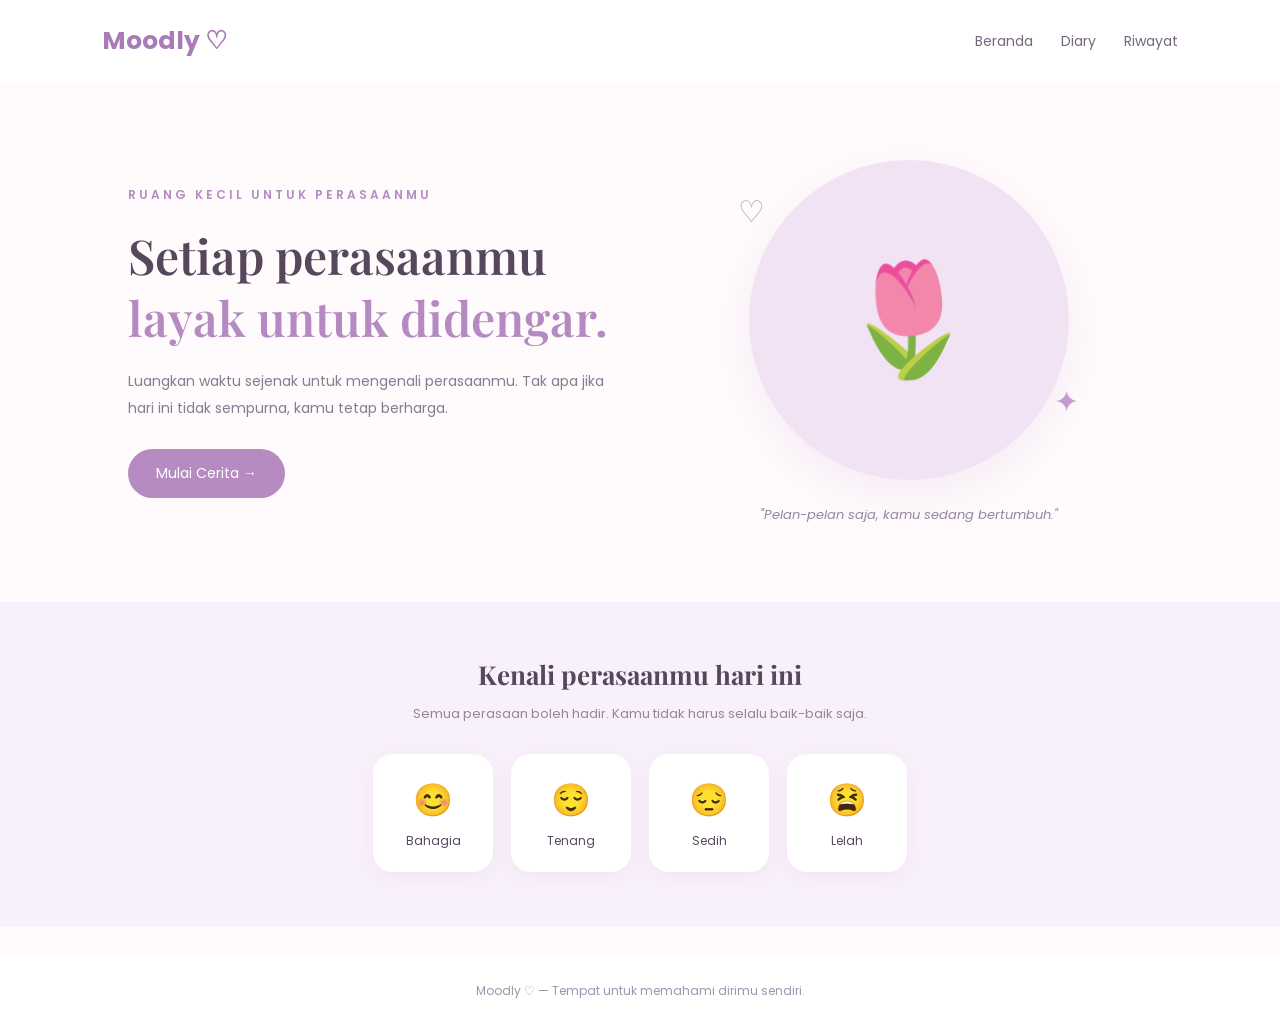
<file: index.html>
<!DOCTYPE html>
<html lang="id">
<head>
    <meta charset="UTF-8">
    <meta name="viewport" content="width=device-width, initial-scale=1.0">
    <title>Moodly - Catatan Perasaan</title>
    <link rel="stylesheet" href="style.css">
</head>
<body>

<nav class="navbar">
    <a href="index.html" class="logo">Moodly ♡</a>
    <div class="nav-links">
        <a href="index.html">Beranda</a>
        <a href="diary.html">Diary</a>
        <a href="history.html">Riwayat</a>
    </div>
</nav>

<section class="hero">
    <div class="hero-text">
        <p class="tagline">RUANG KECIL UNTUK PERASAANMU</p>
        <h1>Setiap perasaanmu<br>
        <span>layak untuk didengar.</span></h1>

        <p>Luangkan waktu sejenak untuk mengenali perasaanmu.
        Tak apa jika hari ini tidak sempurna, kamu tetap berharga.</p>

        <a href="diary.html" class="btn">Mulai Cerita →</a>
    </div>

    <div class="hero-image">
        <div class="decor decor1">♡</div>
        <div class="decor decor2">✦</div>
        <div class="hero-circle">
            <span>🌷</span>
        </div>
        <p class="quote">"Pelan-pelan saja, kamu sedang bertumbuh."</p>
    </div>
</section>

<section class="welcome">
    <h2>Kenali perasaanmu hari ini</h2>
    <p>Semua perasaan boleh hadir. Kamu tidak harus selalu baik-baik saja.</p>

    <div class="welcome-cards">
        <div class="welcome-card">😊<p>Bahagia</p></div>
        <div class="welcome-card">😌<p>Tenang</p></div>
        <div class="welcome-card">😔<p>Sedih</p></div>
        <div class="welcome-card">😫<p>Lelah</p></div>
    </div>
</section>

<footer>
    <p>Moodly ♡ — Tempat untuk memahami dirimu sendiri.</p>
</footer>

</body>
</html>
</file>
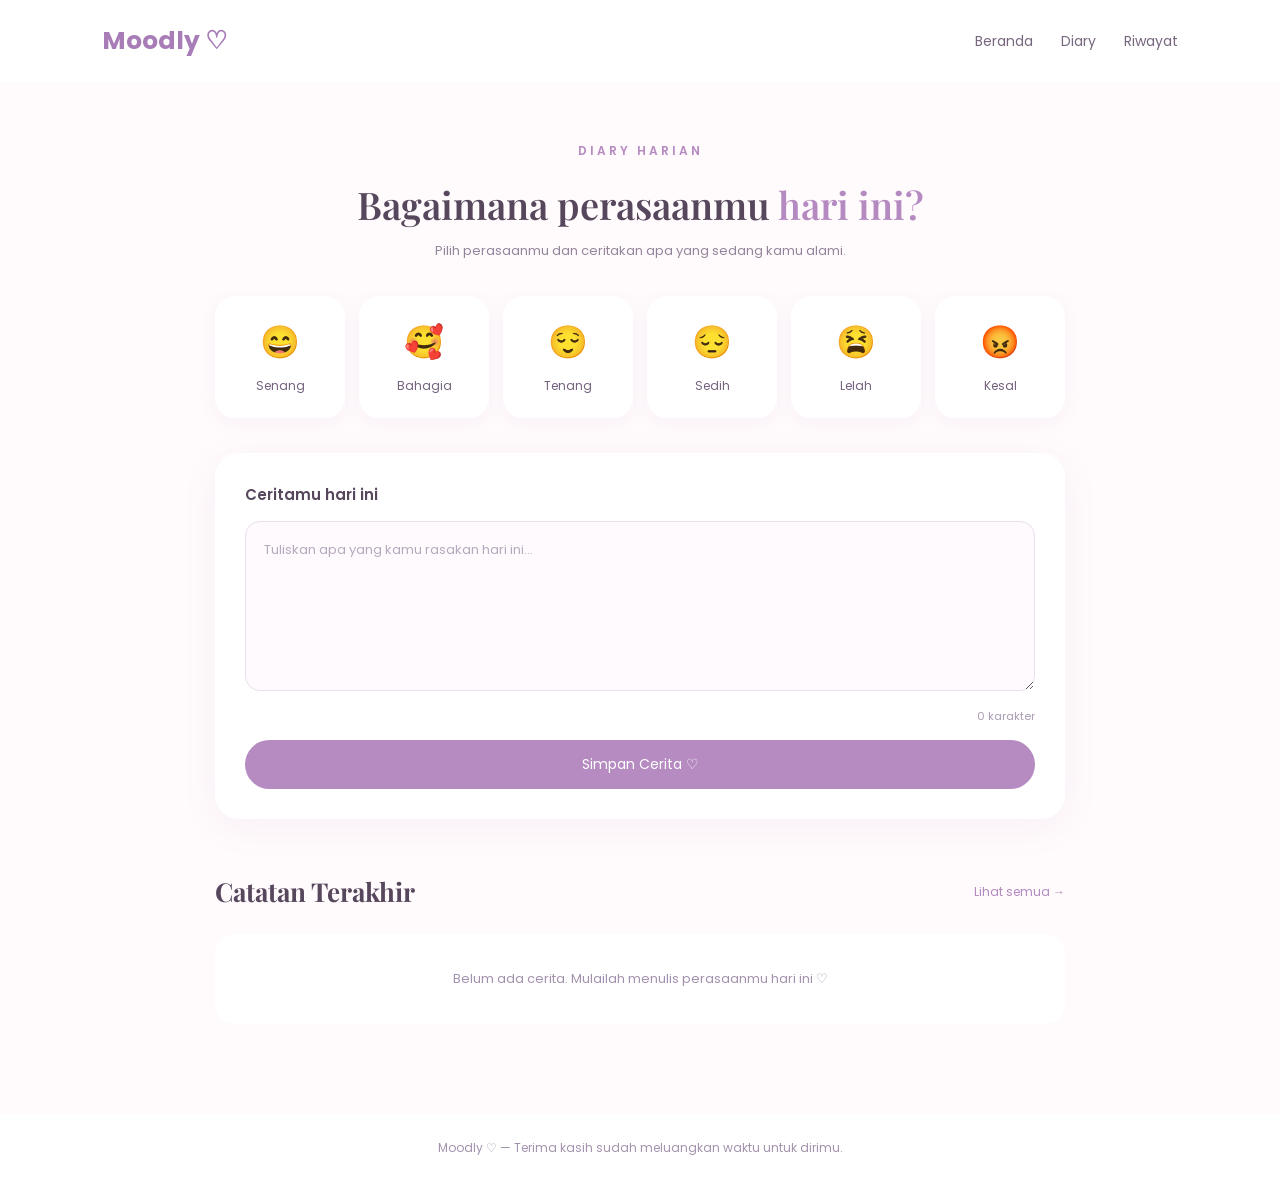
<file: diary.html>
<!DOCTYPE html>
<html lang="id">
<head>
    <meta charset="UTF-8">
    <meta name="viewport" content="width=device-width, initial-scale=1.0">
    <title>Diary - Moodly</title>
    <link rel="stylesheet" href="style.css">
</head>
<body>

<nav class="navbar">
    <a href="index.html" class="logo">Moodly ♡</a>
    <div class="nav-links">
        <a href="index.html">Beranda</a>
        <a href="diary.html">Diary</a>
        <a href="history.html">Riwayat</a>
    </div>
</nav>

<main class="diary-container">

    <div class="diary-header">
        <p class="tagline">DIARY HARIAN</p>
        <h1>Bagaimana perasaanmu <span>hari ini?</span></h1>
        <p>Pilih perasaanmu dan ceritakan apa yang sedang kamu alami.</p>
    </div>

    <div class="mood-grid">

        <button class="mood-button" type="button" data-mood="Senang" data-emoji="😄">
            <span>😄</span><small>Senang</small>
        </button>

        <button class="mood-button" type="button" data-mood="Bahagia" data-emoji="🥰">
            <span>🥰</span><small>Bahagia</small>
        </button>

        <button class="mood-button" type="button" data-mood="Tenang" data-emoji="😌">
            <span>😌</span><small>Tenang</small>
        </button>

        <button class="mood-button" type="button" data-mood="Sedih" data-emoji="😔">
            <span>😔</span><small>Sedih</small>
        </button>

        <button class="mood-button" type="button" data-mood="Lelah" data-emoji="😫">
            <span>😫</span><small>Lelah</small>
        </button>

        <button class="mood-button" type="button" data-mood="Kesal" data-emoji="😡">
            <span>😡</span><small>Kesal</small>
        </button>

    </div>

    <div class="diary-box">
        <label for="ceritaMood">Ceritamu hari ini</label>

        <textarea id="ceritaMood"
            placeholder="Tuliskan apa yang kamu rasakan hari ini..."></textarea>

        <div class="char-count">
            <span id="jumlahKarakter">0</span> karakter
        </div>

        <p id="pesan" class="pesan"></p>

        <button id="tombolSimpan" type="button" class="btn btn-full">
            Simpan Cerita ♡
        </button>
    </div>

    <section class="recent-section">
        <div class="section-heading">
            <h2>Catatan Terakhir</h2>
            <a href="history.html">Lihat semua →</a>
        </div>

        <div id="catatanTerbaru"></div>
    </section>

</main>

<footer>
    <p>Moodly ♡ — Terima kasih sudah meluangkan waktu untuk dirimu.</p>
</footer>

<script src="script.js"></script>
</body>
</html>
</file>
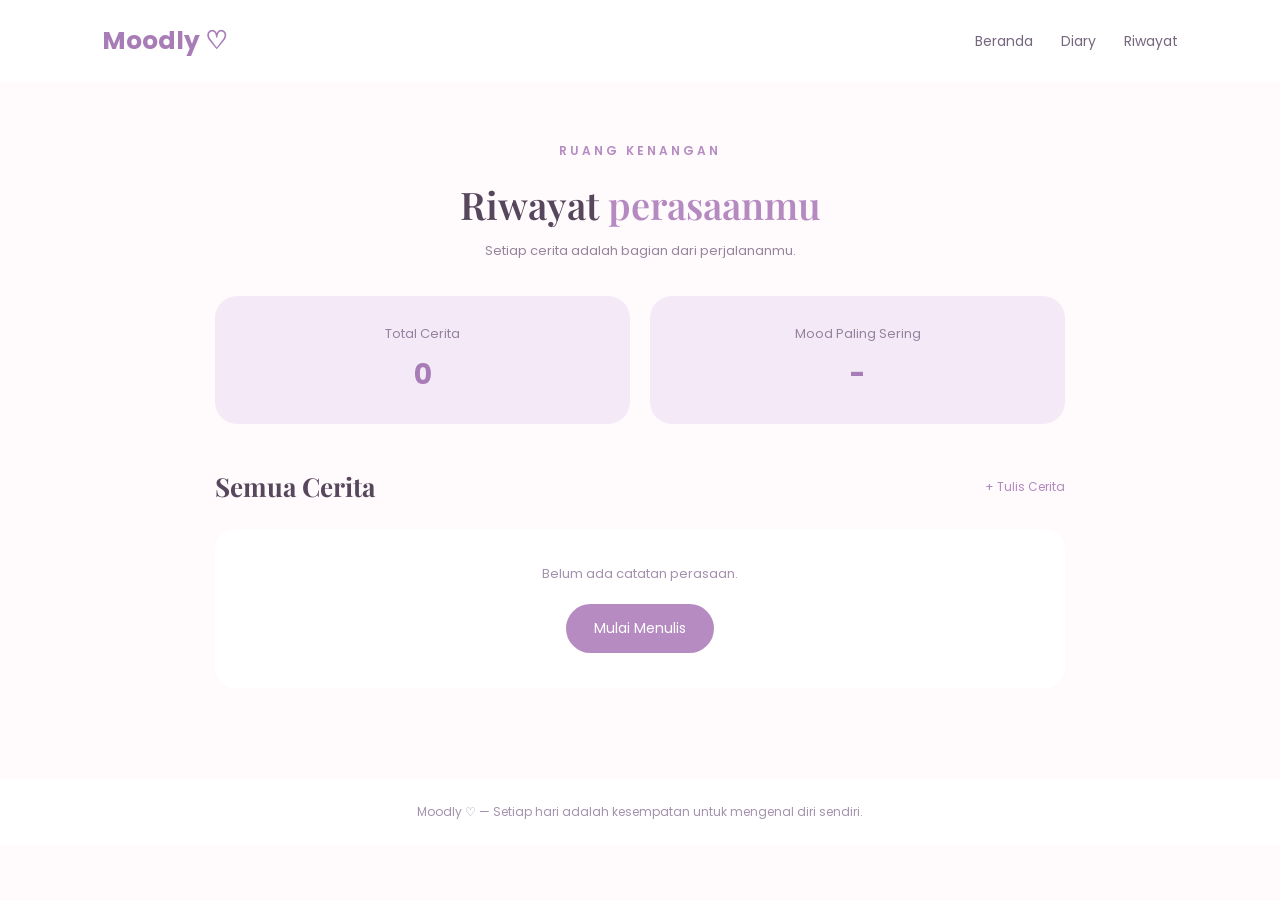
<file: history.html>
<!DOCTYPE html>
<html lang="id">
<head>
    <meta charset="UTF-8">
    <meta name="viewport" content="width=device-width, initial-scale=1.0">
    <title>Riwayat - Moodly</title>
    <link rel="stylesheet" href="style.css">
</head>
<body>

<nav class="navbar">
    <a href="index.html" class="logo">Moodly ♡</a>
    <div class="nav-links">
        <a href="index.html">Beranda</a>
        <a href="diary.html">Diary</a>
        <a href="history.html">Riwayat</a>
    </div>
</nav>

<main class="history-container">

    <div class="history-header">
        <p class="tagline">RUANG KENANGAN</p>
        <h1>Riwayat <span>perasaanmu</span></h1>
        <p>Setiap cerita adalah bagian dari perjalananmu.</p>
    </div>

    <div id="pesanBerhasil" class="success-message" hidden>
        ♡ Ceritamu berhasil disimpan! Terima kasih sudah berbagi.
    </div>

    <div class="stats-grid">
        <div class="stat-card">
            <p>Total Cerita</p>
            <h2 id="totalCatatan">0</h2>
        </div>

        <div class="stat-card">
            <p>Mood Paling Sering</p>
            <h2 id="moodTerbanyak">-</h2>
        </div>
    </div>

    <div class="section-heading">
        <h2>Semua Cerita</h2>
        <a href="diary.html">+ Tulis Cerita</a>
    </div>

    <div id="semuaCatatan"></div>

</main>

<footer>
    <p>Moodly ♡ — Setiap hari adalah kesempatan untuk mengenal diri sendiri.</p>
</footer>

<script src="script.js"></script>
</body>
</html>
</file>
<file: style.css>
@import url('https://fonts.googleapis.com/css2?family=Poppins:wght@400;500;600;700&family=Playfair+Display:wght@500;600;700&display=swap');

* {
    margin: 0;
    padding: 0;
    box-sizing: border-box;
}

body {
    font-family: 'Poppins', sans-serif;
    background: #fffafc;
    color: #57475d;
}

a {
    text-decoration: none;
    color: inherit;
}

button {
    font-family: inherit;
    cursor: pointer;
}

/* NAVBAR */

.navbar {
    width: 100%;
    padding: 22px 8%;
    display: flex;
    justify-content: space-between;
    align-items: center;
    background: #fff;
}

.logo {
    font-size: 25px;
    font-weight: 700;
    color: #a77cb7;
}

.nav-links {
    display: flex;
    gap: 28px;
}

.nav-links a {
    font-size: 14px;
    color: #76677e;
    transition: 0.2s;
}

.nav-links a:hover {
    color: #b183c2;
}

/* HALAMAN BERANDA */

.hero {
    min-height: 520px;
    padding: 70px 10%;
    display: flex;
    align-items: center;
    justify-content: space-between;
    gap: 50px;
}

.hero-text {
    flex: 1;
    max-width: 560px;
}

.tagline {
    color: #b58bc1;
    font-size: 12px;
    letter-spacing: 3px;
    font-weight: 600;
    margin-bottom: 20px;
}

.hero h1,
.diary-header h1,
.history-header h1 {
    font-family: 'Playfair Display', serif;
    font-size: 48px;
    line-height: 1.3;
    font-weight: 600;
}

.hero h1 span,
.diary-header h1 span,
.history-header h1 span {
    color: #b48ac1;
}

.hero-text > p:not(.tagline) {
    color: #887a91;
    font-size: 14px;
    line-height: 1.9;
    margin: 20px 0 28px;
}

.btn {
    display: inline-block;
    border: none;
    background: #b58bc1;
    color: white;
    padding: 14px 28px;
    border-radius: 30px;
    font-size: 14px;
    transition: 0.3s;
}

.btn:hover {
    background: #9d71ad;
    transform: translateY(-2px);
}

.hero-image {
    flex: 1;
    display: flex;
    flex-direction: column;
    align-items: center;
    position: relative;
}

.hero-circle {
    width: 320px;
    height: 320px;
    border-radius: 50%;
    background: #f1e3f4;
    display: flex;
    justify-content: center;
    align-items: center;
    box-shadow: 0 15px 40px rgba(175, 139, 188, 0.12);
}

.hero-circle span {
    font-size: 110px;
}

.decor {
    position: absolute;
    font-size: 30px;
    color: #c59bd0;
}

.decor1 {
    top: 30px;
    left: 15%;
}

.decor2 {
    bottom: 100px;
    right: 15%;
}

.quote {
    margin-top: 25px;
    color: #9785a0;
    font-size: 13px;
    font-style: italic;
}

/* BAGIAN PENGENALAN */

.welcome {
    text-align: center;
    padding: 55px 8%;
    background: #f8f0fa;
}

.welcome h2,
.section-heading h2 {
    font-family: 'Playfair Display', serif;
    font-size: 26px;
    margin-bottom: 12px;
}

.welcome > p {
    color: #95859c;
    font-size: 13px;
}

.welcome-cards {
    display: flex;
    justify-content: center;
    flex-wrap: wrap;
    gap: 18px;
    margin-top: 30px;
}

.welcome-card {
    background: #fff;
    padding: 22px;
    width: 120px;
    border-radius: 20px;
    font-size: 32px;
    box-shadow: 0 5px 20px rgba(170, 130, 180, 0.08);
}

.welcome-card p {
    font-size: 12px;
    margin-top: 8px;
}

/* DIARY DAN RIWAYAT */

.diary-container,
.history-container {
    max-width: 900px;
    margin: auto;
    padding: 60px 25px;
}

.diary-header,
.history-header {
    text-align: center;
    margin-bottom: 35px;
}

.diary-header h1,
.history-header h1 {
    font-size: 38px;
}

.diary-header > p:not(.tagline),
.history-header > p:not(.tagline) {
    color: #95859c;
    font-size: 13px;
    margin-top: 12px;
}

/* PILIH MOOD */

.mood-grid {
    display: grid;
    grid-template-columns: repeat(6, 1fr);
    gap: 14px;
    margin-bottom: 35px;
}

.mood-button {
    border: 2px solid transparent;
    background: white;
    border-radius: 20px;
    padding: 20px 10px;
    box-shadow: 0 5px 18px rgba(170, 130, 180, 0.07);
    transition: 0.2s;
    color: #74627d;
}

.mood-button span {
    display: block;
    font-size: 32px;
    margin-bottom: 10px;
}

.mood-button small {
    font-size: 12px;
}

.mood-button:hover {
    transform: translateY(-4px);
    background: #faf2fc;
}

.mood-button.active {
    border-color: #b58bc1;
    background: #f5eafa;
}

/* FORM CERITA */

.diary-box {
    background: white;
    padding: 30px;
    border-radius: 24px;
    box-shadow: 0 8px 35px rgba(170, 130, 180, 0.08);
}

.diary-box label {
    display: block;
    font-size: 15px;
    font-weight: 600;
    margin-bottom: 15px;
}

.diary-box textarea {
    width: 100%;
    min-height: 170px;
    padding: 18px;
    border: 1px solid #eaddec;
    border-radius: 15px;
    background: #fffafd;
    resize: vertical;
    outline: none;
    font-family: inherit;
    font-size: 13px;
    color: #57475d;
}

.diary-box textarea:focus {
    border-color: #b58bc1;
}

.diary-box textarea::placeholder {
    color: #b6a9bd;
}

.char-count {
    text-align: right;
    font-size: 11px;
    color: #aa9ab3;
    margin: 10px 0 15px;
}

.btn-full {
    width: 100%;
}

.pesan {
    font-size: 12px;
    color: #d47791;
    margin: 5px 0 12px;
}

/* CATATAN */

.recent-section {
    margin-top: 55px;
}

.section-heading {
    display: flex;
    justify-content: space-between;
    align-items: center;
    gap: 10px;
    margin: 25px 0;
}

.section-heading h2 {
    margin: 0;
}

.section-heading a {
    font-size: 12px;
    color: #b18ac0;
}

.note-card {
    background: white;
    padding: 22px;
    border-radius: 18px;
    margin-bottom: 15px;
    box-shadow: 0 5px 20px rgba(170, 130, 180, 0.06);
}

.note-top {
    display: flex;
    align-items: center;
    gap: 12px;
    margin-bottom: 15px;
}

.note-emoji {
    font-size: 32px;
}

.note-mood {
    font-weight: 600;
    font-size: 14px;
}

.note-date {
    font-size: 11px;
    color: #aa9ab3;
    margin-top: 4px;
}

.note-story {
    font-size: 13px;
    line-height: 1.9;
    color: #82748c;
    white-space: pre-wrap;
    overflow-wrap: anywhere;
}

.empty-state {
    text-align: center;
    background: white;
    padding: 35px 20px;
    border-radius: 20px;
    color: #a392ad;
    font-size: 13px;
}

/* STATISTIK RIWAYAT */

.success-message {
    padding: 17px;
    border-radius: 14px;
    background: #f0e8f5;
    color: #8b6b9c;
    font-size: 13px;
    text-align: center;
    margin-bottom: 25px;
}

.stats-grid {
    display: grid;
    grid-template-columns: 1fr 1fr;
    gap: 20px;
    margin-bottom: 45px;
}

.stat-card {
    background: #f4eaf7;
    padding: 28px;
    border-radius: 22px;
    text-align: center;
}

.stat-card p {
    color: #96829f;
    font-size: 13px;
    margin-bottom: 10px;
}

.stat-card h2 {
    font-size: 28px;
    color: #a77cb7;
}

/* FOOTER */

footer {
    background: white;
    text-align: center;
    padding: 25px 15px;
    font-size: 12px;
    color: #a392ad;
    margin-top: 30px;
}

/* RESPONSIVE HP */

@media (max-width: 700px) {
    .navbar {
        padding: 18px 5%;
    }

    .nav-links {
        gap: 13px;
    }

    .nav-links a {
        font-size: 11px;
    }

    .logo {
        font-size: 21px;
    }

    .hero {
        padding: 50px 7%;
        flex-direction: column;
        text-align: center;
    }

    .hero h1 {
        font-size: 36px;
    }

    .hero-circle {
        width: 230px;
        height: 230px;
    }

    .hero-circle span {
        font-size: 80px;
    }

    .diary-header h1,
    .history-header h1 {
        font-size: 30px;
    }

    .mood-grid {
        grid-template-columns: repeat(3, 1fr);
    }

    .diary-box {
        padding: 20px;
    }

    .stats-grid {
        gap: 12px;
    }

    .stat-card {
        padding: 20px 10px;
    }

    .stat-card h2 {
        font-size: 22px;
    }

    .welcome-card {
        width: 100px;
    }
}

@media (max-width: 380px) {
    .nav-links {
        gap: 8px;
    }

    .nav-links a {
        font-size: 10px;
    }

    .mood-button {
        padding: 15px 5px;
    }
}
</file>
